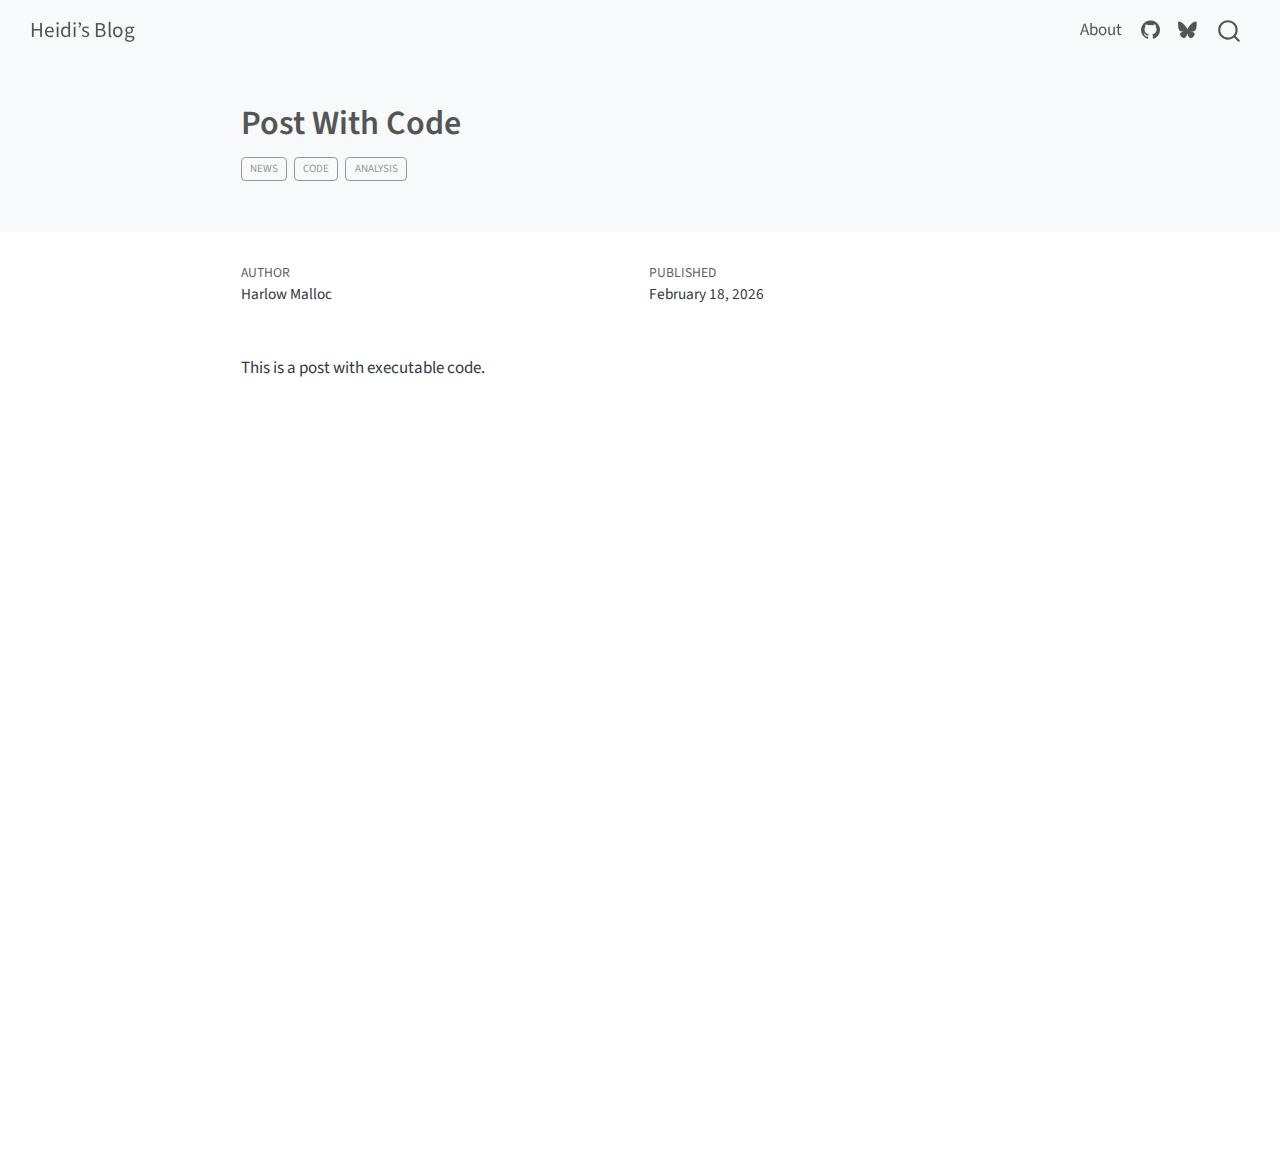
<file: docs/posts/post-with-code/index.html>
<!DOCTYPE html>
<html xmlns="http://www.w3.org/1999/xhtml" lang="en" xml:lang="en"><head>

<meta charset="utf-8">
<meta name="generator" content="quarto-1.9.22">

<meta name="viewport" content="width=device-width, initial-scale=1.0, user-scalable=yes">

<meta name="author" content="Harlow Malloc">
<meta name="dcterms.date" content="2026-02-18">

<title>Post With Code – Heidi’s Blog</title>
<style>
/* Default styles provided by pandoc.
** See https://pandoc.org/MANUAL.html#variables-for-html for config info.
*/
code{white-space: pre-wrap;}
span.smallcaps{font-variant: small-caps;}
div.columns{display: flex; gap: min(4vw, 1.5em);}
div.column{flex: auto; overflow-x: auto;}
div.hanging-indent{margin-left: 1.5em; text-indent: -1.5em;}
ul.task-list{list-style: none;}
ul.task-list li input[type="checkbox"] {
  width: 0.8em;
  margin: 0 0.8em 0.2em -1em; /* quarto-specific, see https://github.com/quarto-dev/quarto-cli/issues/4556 */ 
  vertical-align: middle;
}
</style>


<script src="../../site_libs/quarto-nav/quarto-nav.js"></script>
<script src="../../site_libs/quarto-nav/headroom.min.js"></script>
<script src="../../site_libs/clipboard/clipboard.min.js"></script>
<script src="../../site_libs/quarto-search/autocomplete.umd.js"></script>
<script src="../../site_libs/quarto-search/fuse.min.js"></script>
<script src="../../site_libs/quarto-search/quarto-search.js"></script>
<meta name="quarto:offset" content="../../">
<script src="../../site_libs/quarto-html/quarto.js" type="module"></script>
<script src="../../site_libs/quarto-html/tabsets/tabsets.js" type="module"></script>
<script src="../../site_libs/quarto-html/axe/axe-check.js" type="module"></script>
<script src="../../site_libs/quarto-html/popper.min.js"></script>
<script src="../../site_libs/quarto-html/tippy.umd.min.js"></script>
<script src="../../site_libs/quarto-html/anchor.min.js"></script>
<link href="../../site_libs/quarto-html/tippy.css" rel="stylesheet">
<link href="../../site_libs/quarto-html/quarto-syntax-highlighting-e7fd89eb10c6ed14e7244b08785b4b10.css" rel="stylesheet" id="quarto-text-highlighting-styles">
<script src="../../site_libs/bootstrap/bootstrap.min.js"></script>
<link href="../../site_libs/bootstrap/bootstrap-icons.css" rel="stylesheet">
<link href="../../site_libs/bootstrap/bootstrap-a0f9fd0d421825b736dc1bbcbcba2219.min.css" rel="stylesheet" append-hash="true" id="quarto-bootstrap" data-mode="light">
<script id="quarto-search-options" type="application/json">{
  "location": "navbar",
  "copy-button": false,
  "collapse-after": 3,
  "panel-placement": "end",
  "type": "overlay",
  "limit": 50,
  "keyboard-shortcut": [
    "f",
    "/",
    "s"
  ],
  "show-item-context": false,
  "language": {
    "search-no-results-text": "No results",
    "search-matching-documents-text": "matching documents",
    "search-copy-link-title": "Copy link to search",
    "search-hide-matches-text": "Hide additional matches",
    "search-more-match-text": "more match in this document",
    "search-more-matches-text": "more matches in this document",
    "search-clear-button-title": "Clear",
    "search-text-placeholder": "",
    "search-detached-cancel-button-title": "Cancel",
    "search-submit-button-title": "Submit",
    "search-label": "Search"
  }
}</script>


<link rel="stylesheet" href="../../styles.css">
</head>

<body class="nav-fixed fullcontent quarto-light">

<div id="quarto-search-results"></div>
  <header id="quarto-header" class="headroom fixed-top quarto-banner">
    <nav class="navbar navbar-expand-lg " data-bs-theme="dark">
      <div class="navbar-container container-fluid">
      <div class="navbar-brand-container mx-auto">
    <a class="navbar-brand" href="../../index.html">
    <span class="navbar-title">Heidi’s Blog</span>
    </a>
  </div>
            <div id="quarto-search" class="" title="Search"></div>
          <button class="navbar-toggler" type="button" data-bs-toggle="collapse" data-bs-target="#navbarCollapse" aria-controls="navbarCollapse" role="menu" aria-expanded="false" aria-label="Toggle navigation" onclick="if (window.quartoToggleHeadroom) { window.quartoToggleHeadroom(); }">
  <span class="navbar-toggler-icon"></span>
</button>
          <div class="collapse navbar-collapse" id="navbarCollapse">
            <ul class="navbar-nav navbar-nav-scroll ms-auto">
  <li class="nav-item">
    <a class="nav-link" href="../../about.html"> 
<span class="menu-text">About</span></a>
  </li>  
  <li class="nav-item compact">
    <a class="nav-link" href="https://github.com/"> <i class="bi bi-github" role="img">
</i> 
<span class="menu-text"></span></a>
  </li>  
  <li class="nav-item compact">
    <a class="nav-link" href="https://bsky.app/"> <i class="bi bi-bluesky" role="img">
</i> 
<span class="menu-text"></span></a>
  </li>  
</ul>
          </div> <!-- /navcollapse -->
            <div class="quarto-navbar-tools">
</div>
      </div> <!-- /container-fluid -->
    </nav>
</header>
<!-- content -->
<header id="title-block-header" class="quarto-title-block default page-columns page-full">
  <div class="quarto-title-banner page-columns page-full">
    <div class="quarto-title column-body">
      <h1 class="title">Post With Code</h1>
                                <div class="quarto-categories">
                <div class="quarto-category">news</div>
                <div class="quarto-category">code</div>
                <div class="quarto-category">analysis</div>
              </div>
                  </div>
  </div>
    
  
  <div class="quarto-title-meta">

      <div>
      <div class="quarto-title-meta-heading">Author</div>
      <div class="quarto-title-meta-contents">
               <p>Harlow Malloc </p>
            </div>
    </div>
      
      <div>
      <div class="quarto-title-meta-heading">Published</div>
      <div class="quarto-title-meta-contents">
        <p class="date">February 18, 2026</p>
      </div>
    </div>
    
      
    </div>
    
  
  </header><div id="quarto-content" class="quarto-container page-columns page-rows-contents page-layout-article page-navbar">
<!-- sidebar -->
<!-- margin-sidebar -->
    
<!-- main -->
<main class="content quarto-banner-title-block" id="quarto-document-content">





<p>This is a post with executable code.</p>



</main> <!-- /main -->
<script id="quarto-html-after-body" type="application/javascript">
  window.document.addEventListener("DOMContentLoaded", function (event) {
    const icon = "";
    const anchorJS = new window.AnchorJS();
    anchorJS.options = {
      placement: 'right',
      icon: icon
    };
    anchorJS.add('.anchored');
    const isCodeAnnotation = (el) => {
      for (const clz of el.classList) {
        if (clz.startsWith('code-annotation-')) {                     
          return true;
        }
      }
      return false;
    }
    const onCopySuccess = function(e) {
      // button target
      const button = e.trigger;
      // don't keep focus
      button.blur();
      // flash "checked"
      button.classList.add('code-copy-button-checked');
      var currentTitle = button.getAttribute("title");
      button.setAttribute("title", "Copied!");
      let tooltip;
      if (window.bootstrap) {
        button.setAttribute("data-bs-toggle", "tooltip");
        button.setAttribute("data-bs-placement", "left");
        button.setAttribute("data-bs-title", "Copied!");
        tooltip = new bootstrap.Tooltip(button, 
          { trigger: "manual", 
            customClass: "code-copy-button-tooltip",
            offset: [0, -8]});
        tooltip.show();    
      }
      setTimeout(function() {
        if (tooltip) {
          tooltip.hide();
          button.removeAttribute("data-bs-title");
          button.removeAttribute("data-bs-toggle");
          button.removeAttribute("data-bs-placement");
        }
        button.setAttribute("title", currentTitle);
        button.classList.remove('code-copy-button-checked');
      }, 1000);
      // clear code selection
      e.clearSelection();
    }
    const getTextToCopy = function(trigger) {
      const outerScaffold = trigger.parentElement.cloneNode(true);
      const codeEl = outerScaffold.querySelector('code');
      for (const childEl of codeEl.children) {
        if (isCodeAnnotation(childEl)) {
          childEl.remove();
        }
      }
      return codeEl.innerText;
    }
    const clipboard = new window.ClipboardJS('.code-copy-button:not([data-in-quarto-modal])', {
      text: getTextToCopy
    });
    clipboard.on('success', onCopySuccess);
    if (window.document.getElementById('quarto-embedded-source-code-modal')) {
      const clipboardModal = new window.ClipboardJS('.code-copy-button[data-in-quarto-modal]', {
        text: getTextToCopy,
        container: window.document.getElementById('quarto-embedded-source-code-modal')
      });
      clipboardModal.on('success', onCopySuccess);
    }
      var localhostRegex = new RegExp(/^(?:http|https):\/\/localhost\:?[0-9]*\//);
      var mailtoRegex = new RegExp(/^mailto:/);
        var filterRegex = new RegExp("https:\/\/your-website-url\.example\.com");
      var isInternal = (href) => {
          return filterRegex.test(href) || localhostRegex.test(href) || mailtoRegex.test(href);
      }
      // Inspect non-navigation links and adorn them if external
     var links = window.document.querySelectorAll('a[href]:not(.nav-link):not(.navbar-brand):not(.toc-action):not(.sidebar-link):not(.sidebar-item-toggle):not(.pagination-link):not(.no-external):not([aria-hidden]):not(.dropdown-item):not(.quarto-navigation-tool):not(.about-link)');
      for (var i=0; i<links.length; i++) {
        const link = links[i];
        if (!isInternal(link.href)) {
          // undo the damage that might have been done by quarto-nav.js in the case of
          // links that we want to consider external
          if (link.dataset.originalHref !== undefined) {
            link.href = link.dataset.originalHref;
          }
        }
      }
    function tippyHover(el, contentFn, onTriggerFn, onUntriggerFn) {
      const config = {
        allowHTML: true,
        maxWidth: 500,
        delay: 100,
        arrow: false,
        appendTo: function(el) {
            return el.parentElement;
        },
        interactive: true,
        interactiveBorder: 10,
        theme: 'quarto',
        placement: 'bottom-start',
      };
      if (contentFn) {
        config.content = contentFn;
      }
      if (onTriggerFn) {
        config.onTrigger = onTriggerFn;
      }
      if (onUntriggerFn) {
        config.onUntrigger = onUntriggerFn;
      }
      window.tippy(el, config); 
    }
    const noterefs = window.document.querySelectorAll('a[role="doc-noteref"]');
    for (var i=0; i<noterefs.length; i++) {
      const ref = noterefs[i];
      tippyHover(ref, function() {
        // use id or data attribute instead here
        let href = ref.getAttribute('data-footnote-href') || ref.getAttribute('href');
        try { href = new URL(href).hash; } catch {}
        const id = href.replace(/^#\/?/, "");
        const note = window.document.getElementById(id);
        if (note) {
          return note.innerHTML;
        } else {
          return "";
        }
      });
    }
    const xrefs = window.document.querySelectorAll('a.quarto-xref');
    const processXRef = (id, note) => {
      // Strip column container classes
      const stripColumnClz = (el) => {
        el.classList.remove("page-full", "page-columns");
        if (el.children) {
          for (const child of el.children) {
            stripColumnClz(child);
          }
        }
      }
      stripColumnClz(note)
      if (id === null || id.startsWith('sec-')) {
        // Special case sections, only their first couple elements
        const container = document.createElement("div");
        if (note.children && note.children.length > 2) {
          container.appendChild(note.children[0].cloneNode(true));
          for (let i = 1; i < note.children.length; i++) {
            const child = note.children[i];
            if (child.tagName === "P" && child.innerText === "") {
              continue;
            } else {
              container.appendChild(child.cloneNode(true));
              break;
            }
          }
          if (window.Quarto?.typesetMath) {
            window.Quarto.typesetMath(container);
          }
          return container.innerHTML
        } else {
          if (window.Quarto?.typesetMath) {
            window.Quarto.typesetMath(note);
          }
          return note.innerHTML;
        }
      } else {
        // Remove any anchor links if they are present
        const anchorLink = note.querySelector('a.anchorjs-link');
        if (anchorLink) {
          anchorLink.remove();
        }
        if (window.Quarto?.typesetMath) {
          window.Quarto.typesetMath(note);
        }
        if (note.classList.contains("callout")) {
          return note.outerHTML;
        } else {
          return note.innerHTML;
        }
      }
    }
    for (var i=0; i<xrefs.length; i++) {
      const xref = xrefs[i];
      tippyHover(xref, undefined, function(instance) {
        instance.disable();
        let url = xref.getAttribute('href');
        let hash = undefined; 
        if (url.startsWith('#')) {
          hash = url;
        } else {
          try { hash = new URL(url).hash; } catch {}
        }
        if (hash) {
          const id = hash.replace(/^#\/?/, "");
          const note = window.document.getElementById(id);
          if (note !== null) {
            try {
              const html = processXRef(id, note.cloneNode(true));
              instance.setContent(html);
            } finally {
              instance.enable();
              instance.show();
            }
          } else {
            // See if we can fetch this
            fetch(url.split('#')[0])
            .then(res => res.text())
            .then(html => {
              const parser = new DOMParser();
              const htmlDoc = parser.parseFromString(html, "text/html");
              const note = htmlDoc.getElementById(id);
              if (note !== null) {
                const html = processXRef(id, note);
                instance.setContent(html);
              } 
            }).finally(() => {
              instance.enable();
              instance.show();
            });
          }
        } else {
          // See if we can fetch a full url (with no hash to target)
          // This is a special case and we should probably do some content thinning / targeting
          fetch(url)
          .then(res => res.text())
          .then(html => {
            const parser = new DOMParser();
            const htmlDoc = parser.parseFromString(html, "text/html");
            const note = htmlDoc.querySelector('main.content');
            if (note !== null) {
              // This should only happen for chapter cross references
              // (since there is no id in the URL)
              // remove the first header
              if (note.children.length > 0 && note.children[0].tagName === "HEADER") {
                note.children[0].remove();
              }
              const html = processXRef(null, note);
              instance.setContent(html);
            } 
          }).finally(() => {
            instance.enable();
            instance.show();
          });
        }
      }, function(instance) {
      });
    }
        let selectedAnnoteEl;
        const selectorForAnnotation = ( cell, annotation) => {
          let cellAttr = 'data-code-cell="' + cell + '"';
          let lineAttr = 'data-code-annotation="' +  annotation + '"';
          const selector = 'span[' + cellAttr + '][' + lineAttr + ']';
          return selector;
        }
        const selectCodeLines = (annoteEl) => {
          const doc = window.document;
          const targetCell = annoteEl.getAttribute("data-target-cell");
          const targetAnnotation = annoteEl.getAttribute("data-target-annotation");
          const annoteSpan = window.document.querySelector(selectorForAnnotation(targetCell, targetAnnotation));
          const lines = annoteSpan.getAttribute("data-code-lines").split(",");
          const lineIds = lines.map((line) => {
            return targetCell + "-" + line;
          })
          let top = null;
          let height = null;
          let parent = null;
          if (lineIds.length > 0) {
              //compute the position of the single el (top and bottom and make a div)
              const el = window.document.getElementById(lineIds[0]);
              top = el.offsetTop;
              height = el.offsetHeight;
              parent = el.parentElement.parentElement;
            if (lineIds.length > 1) {
              const lastEl = window.document.getElementById(lineIds[lineIds.length - 1]);
              const bottom = lastEl.offsetTop + lastEl.offsetHeight;
              height = bottom - top;
            }
            if (top !== null && height !== null && parent !== null) {
              // cook up a div (if necessary) and position it 
              let div = window.document.getElementById("code-annotation-line-highlight");
              if (div === null) {
                div = window.document.createElement("div");
                div.setAttribute("id", "code-annotation-line-highlight");
                div.style.position = 'absolute';
                parent.appendChild(div);
              }
              div.style.top = top - 2 + "px";
              div.style.height = height + 4 + "px";
              div.style.left = 0;
              let gutterDiv = window.document.getElementById("code-annotation-line-highlight-gutter");
              if (gutterDiv === null) {
                gutterDiv = window.document.createElement("div");
                gutterDiv.setAttribute("id", "code-annotation-line-highlight-gutter");
                gutterDiv.style.position = 'absolute';
                const codeCell = window.document.getElementById(targetCell);
                const gutter = codeCell.querySelector('.code-annotation-gutter');
                gutter.appendChild(gutterDiv);
              }
              gutterDiv.style.top = top - 2 + "px";
              gutterDiv.style.height = height + 4 + "px";
            }
            selectedAnnoteEl = annoteEl;
          }
        };
        const unselectCodeLines = () => {
          const elementsIds = ["code-annotation-line-highlight", "code-annotation-line-highlight-gutter"];
          elementsIds.forEach((elId) => {
            const div = window.document.getElementById(elId);
            if (div) {
              div.remove();
            }
          });
          selectedAnnoteEl = undefined;
        };
          // Handle positioning of the toggle
      window.addEventListener(
        "resize",
        throttle(() => {
          elRect = undefined;
          if (selectedAnnoteEl) {
            selectCodeLines(selectedAnnoteEl);
          }
        }, 10)
      );
      function throttle(fn, ms) {
      let throttle = false;
      let timer;
        return (...args) => {
          if(!throttle) { // first call gets through
              fn.apply(this, args);
              throttle = true;
          } else { // all the others get throttled
              if(timer) clearTimeout(timer); // cancel #2
              timer = setTimeout(() => {
                fn.apply(this, args);
                timer = throttle = false;
              }, ms);
          }
        };
      }
        // Attach click handler to the DT
        const annoteDls = window.document.querySelectorAll('dt[data-target-cell]');
        for (const annoteDlNode of annoteDls) {
          annoteDlNode.addEventListener('click', (event) => {
            const clickedEl = event.target;
            if (clickedEl !== selectedAnnoteEl) {
              unselectCodeLines();
              const activeEl = window.document.querySelector('dt[data-target-cell].code-annotation-active');
              if (activeEl) {
                activeEl.classList.remove('code-annotation-active');
              }
              selectCodeLines(clickedEl);
              clickedEl.classList.add('code-annotation-active');
            } else {
              // Unselect the line
              unselectCodeLines();
              clickedEl.classList.remove('code-annotation-active');
            }
          });
        }
    const findCites = (el) => {
      const parentEl = el.parentElement;
      if (parentEl) {
        const cites = parentEl.dataset.cites;
        if (cites) {
          return {
            el,
            cites: cites.split(' ')
          };
        } else {
          return findCites(el.parentElement)
        }
      } else {
        return undefined;
      }
    };
    var bibliorefs = window.document.querySelectorAll('a[role="doc-biblioref"]');
    for (var i=0; i<bibliorefs.length; i++) {
      const ref = bibliorefs[i];
      const citeInfo = findCites(ref);
      if (citeInfo) {
        tippyHover(citeInfo.el, function() {
          var popup = window.document.createElement('div');
          citeInfo.cites.forEach(function(cite) {
            var citeDiv = window.document.createElement('div');
            citeDiv.classList.add('hanging-indent');
            citeDiv.classList.add('csl-entry');
            var biblioDiv = window.document.getElementById('ref-' + cite);
            if (biblioDiv) {
              citeDiv.innerHTML = biblioDiv.innerHTML;
            }
            popup.appendChild(citeDiv);
          });
          return popup.innerHTML;
        });
      }
    }
  });
  </script>
</div> <!-- /content -->




</body></html>
</file>
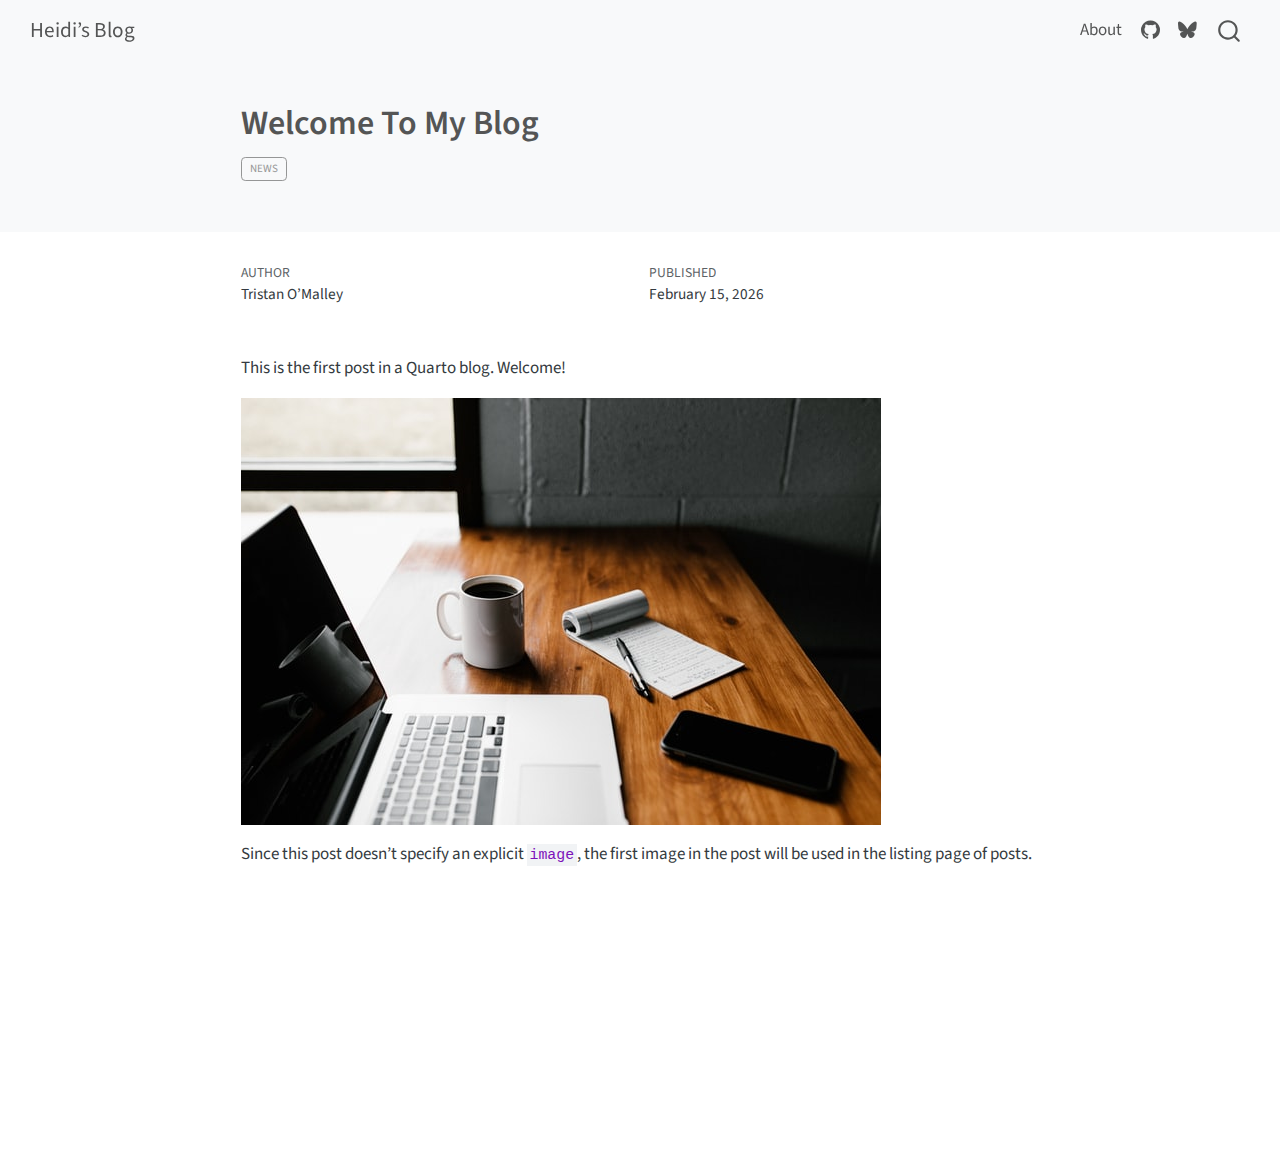
<file: docs/posts/welcome/index.html>
<!DOCTYPE html>
<html xmlns="http://www.w3.org/1999/xhtml" lang="en" xml:lang="en"><head>

<meta charset="utf-8">
<meta name="generator" content="quarto-1.9.22">

<meta name="viewport" content="width=device-width, initial-scale=1.0, user-scalable=yes">

<meta name="author" content="Tristan O’Malley">
<meta name="dcterms.date" content="2026-02-15">

<title>Welcome To My Blog – Heidi’s Blog</title>
<style>
/* Default styles provided by pandoc.
** See https://pandoc.org/MANUAL.html#variables-for-html for config info.
*/
code{white-space: pre-wrap;}
span.smallcaps{font-variant: small-caps;}
div.columns{display: flex; gap: min(4vw, 1.5em);}
div.column{flex: auto; overflow-x: auto;}
div.hanging-indent{margin-left: 1.5em; text-indent: -1.5em;}
ul.task-list{list-style: none;}
ul.task-list li input[type="checkbox"] {
  width: 0.8em;
  margin: 0 0.8em 0.2em -1em; /* quarto-specific, see https://github.com/quarto-dev/quarto-cli/issues/4556 */ 
  vertical-align: middle;
}
</style>


<script src="../../site_libs/quarto-nav/quarto-nav.js"></script>
<script src="../../site_libs/quarto-nav/headroom.min.js"></script>
<script src="../../site_libs/clipboard/clipboard.min.js"></script>
<script src="../../site_libs/quarto-search/autocomplete.umd.js"></script>
<script src="../../site_libs/quarto-search/fuse.min.js"></script>
<script src="../../site_libs/quarto-search/quarto-search.js"></script>
<meta name="quarto:offset" content="../../">
<script src="../../site_libs/quarto-html/quarto.js" type="module"></script>
<script src="../../site_libs/quarto-html/tabsets/tabsets.js" type="module"></script>
<script src="../../site_libs/quarto-html/axe/axe-check.js" type="module"></script>
<script src="../../site_libs/quarto-html/popper.min.js"></script>
<script src="../../site_libs/quarto-html/tippy.umd.min.js"></script>
<script src="../../site_libs/quarto-html/anchor.min.js"></script>
<link href="../../site_libs/quarto-html/tippy.css" rel="stylesheet">
<link href="../../site_libs/quarto-html/quarto-syntax-highlighting-e7fd89eb10c6ed14e7244b08785b4b10.css" rel="stylesheet" id="quarto-text-highlighting-styles">
<script src="../../site_libs/bootstrap/bootstrap.min.js"></script>
<link href="../../site_libs/bootstrap/bootstrap-icons.css" rel="stylesheet">
<link href="../../site_libs/bootstrap/bootstrap-a0f9fd0d421825b736dc1bbcbcba2219.min.css" rel="stylesheet" append-hash="true" id="quarto-bootstrap" data-mode="light">
<script id="quarto-search-options" type="application/json">{
  "location": "navbar",
  "copy-button": false,
  "collapse-after": 3,
  "panel-placement": "end",
  "type": "overlay",
  "limit": 50,
  "keyboard-shortcut": [
    "f",
    "/",
    "s"
  ],
  "show-item-context": false,
  "language": {
    "search-no-results-text": "No results",
    "search-matching-documents-text": "matching documents",
    "search-copy-link-title": "Copy link to search",
    "search-hide-matches-text": "Hide additional matches",
    "search-more-match-text": "more match in this document",
    "search-more-matches-text": "more matches in this document",
    "search-clear-button-title": "Clear",
    "search-text-placeholder": "",
    "search-detached-cancel-button-title": "Cancel",
    "search-submit-button-title": "Submit",
    "search-label": "Search"
  }
}</script>


<link rel="stylesheet" href="../../styles.css">
</head>

<body class="nav-fixed fullcontent quarto-light">

<div id="quarto-search-results"></div>
  <header id="quarto-header" class="headroom fixed-top quarto-banner">
    <nav class="navbar navbar-expand-lg " data-bs-theme="dark">
      <div class="navbar-container container-fluid">
      <div class="navbar-brand-container mx-auto">
    <a class="navbar-brand" href="../../index.html">
    <span class="navbar-title">Heidi’s Blog</span>
    </a>
  </div>
            <div id="quarto-search" class="" title="Search"></div>
          <button class="navbar-toggler" type="button" data-bs-toggle="collapse" data-bs-target="#navbarCollapse" aria-controls="navbarCollapse" role="menu" aria-expanded="false" aria-label="Toggle navigation" onclick="if (window.quartoToggleHeadroom) { window.quartoToggleHeadroom(); }">
  <span class="navbar-toggler-icon"></span>
</button>
          <div class="collapse navbar-collapse" id="navbarCollapse">
            <ul class="navbar-nav navbar-nav-scroll ms-auto">
  <li class="nav-item">
    <a class="nav-link" href="../../about.html"> 
<span class="menu-text">About</span></a>
  </li>  
  <li class="nav-item compact">
    <a class="nav-link" href="https://github.com/"> <i class="bi bi-github" role="img">
</i> 
<span class="menu-text"></span></a>
  </li>  
  <li class="nav-item compact">
    <a class="nav-link" href="https://bsky.app/"> <i class="bi bi-bluesky" role="img">
</i> 
<span class="menu-text"></span></a>
  </li>  
</ul>
          </div> <!-- /navcollapse -->
            <div class="quarto-navbar-tools">
</div>
      </div> <!-- /container-fluid -->
    </nav>
</header>
<!-- content -->
<header id="title-block-header" class="quarto-title-block default page-columns page-full">
  <div class="quarto-title-banner page-columns page-full">
    <div class="quarto-title column-body">
      <h1 class="title">Welcome To My Blog</h1>
                                <div class="quarto-categories">
                <div class="quarto-category">news</div>
              </div>
                  </div>
  </div>
    
  
  <div class="quarto-title-meta">

      <div>
      <div class="quarto-title-meta-heading">Author</div>
      <div class="quarto-title-meta-contents">
               <p>Tristan O’Malley </p>
            </div>
    </div>
      
      <div>
      <div class="quarto-title-meta-heading">Published</div>
      <div class="quarto-title-meta-contents">
        <p class="date">February 15, 2026</p>
      </div>
    </div>
    
      
    </div>
    
  
  </header><div id="quarto-content" class="quarto-container page-columns page-rows-contents page-layout-article page-navbar">
<!-- sidebar -->
<!-- margin-sidebar -->
    
<!-- main -->
<main class="content quarto-banner-title-block" id="quarto-document-content">





<p>This is the first post in a Quarto blog. Welcome!</p>
<p><img src="thumbnail.jpg" class="img-fluid"></p>
<p>Since this post doesn’t specify an explicit <code>image</code>, the first image in the post will be used in the listing page of posts.</p>



</main> <!-- /main -->
<script id="quarto-html-after-body" type="application/javascript">
  window.document.addEventListener("DOMContentLoaded", function (event) {
    const icon = "";
    const anchorJS = new window.AnchorJS();
    anchorJS.options = {
      placement: 'right',
      icon: icon
    };
    anchorJS.add('.anchored');
    const isCodeAnnotation = (el) => {
      for (const clz of el.classList) {
        if (clz.startsWith('code-annotation-')) {                     
          return true;
        }
      }
      return false;
    }
    const onCopySuccess = function(e) {
      // button target
      const button = e.trigger;
      // don't keep focus
      button.blur();
      // flash "checked"
      button.classList.add('code-copy-button-checked');
      var currentTitle = button.getAttribute("title");
      button.setAttribute("title", "Copied!");
      let tooltip;
      if (window.bootstrap) {
        button.setAttribute("data-bs-toggle", "tooltip");
        button.setAttribute("data-bs-placement", "left");
        button.setAttribute("data-bs-title", "Copied!");
        tooltip = new bootstrap.Tooltip(button, 
          { trigger: "manual", 
            customClass: "code-copy-button-tooltip",
            offset: [0, -8]});
        tooltip.show();    
      }
      setTimeout(function() {
        if (tooltip) {
          tooltip.hide();
          button.removeAttribute("data-bs-title");
          button.removeAttribute("data-bs-toggle");
          button.removeAttribute("data-bs-placement");
        }
        button.setAttribute("title", currentTitle);
        button.classList.remove('code-copy-button-checked');
      }, 1000);
      // clear code selection
      e.clearSelection();
    }
    const getTextToCopy = function(trigger) {
      const outerScaffold = trigger.parentElement.cloneNode(true);
      const codeEl = outerScaffold.querySelector('code');
      for (const childEl of codeEl.children) {
        if (isCodeAnnotation(childEl)) {
          childEl.remove();
        }
      }
      return codeEl.innerText;
    }
    const clipboard = new window.ClipboardJS('.code-copy-button:not([data-in-quarto-modal])', {
      text: getTextToCopy
    });
    clipboard.on('success', onCopySuccess);
    if (window.document.getElementById('quarto-embedded-source-code-modal')) {
      const clipboardModal = new window.ClipboardJS('.code-copy-button[data-in-quarto-modal]', {
        text: getTextToCopy,
        container: window.document.getElementById('quarto-embedded-source-code-modal')
      });
      clipboardModal.on('success', onCopySuccess);
    }
      var localhostRegex = new RegExp(/^(?:http|https):\/\/localhost\:?[0-9]*\//);
      var mailtoRegex = new RegExp(/^mailto:/);
        var filterRegex = new RegExp("https:\/\/your-website-url\.example\.com");
      var isInternal = (href) => {
          return filterRegex.test(href) || localhostRegex.test(href) || mailtoRegex.test(href);
      }
      // Inspect non-navigation links and adorn them if external
     var links = window.document.querySelectorAll('a[href]:not(.nav-link):not(.navbar-brand):not(.toc-action):not(.sidebar-link):not(.sidebar-item-toggle):not(.pagination-link):not(.no-external):not([aria-hidden]):not(.dropdown-item):not(.quarto-navigation-tool):not(.about-link)');
      for (var i=0; i<links.length; i++) {
        const link = links[i];
        if (!isInternal(link.href)) {
          // undo the damage that might have been done by quarto-nav.js in the case of
          // links that we want to consider external
          if (link.dataset.originalHref !== undefined) {
            link.href = link.dataset.originalHref;
          }
        }
      }
    function tippyHover(el, contentFn, onTriggerFn, onUntriggerFn) {
      const config = {
        allowHTML: true,
        maxWidth: 500,
        delay: 100,
        arrow: false,
        appendTo: function(el) {
            return el.parentElement;
        },
        interactive: true,
        interactiveBorder: 10,
        theme: 'quarto',
        placement: 'bottom-start',
      };
      if (contentFn) {
        config.content = contentFn;
      }
      if (onTriggerFn) {
        config.onTrigger = onTriggerFn;
      }
      if (onUntriggerFn) {
        config.onUntrigger = onUntriggerFn;
      }
      window.tippy(el, config); 
    }
    const noterefs = window.document.querySelectorAll('a[role="doc-noteref"]');
    for (var i=0; i<noterefs.length; i++) {
      const ref = noterefs[i];
      tippyHover(ref, function() {
        // use id or data attribute instead here
        let href = ref.getAttribute('data-footnote-href') || ref.getAttribute('href');
        try { href = new URL(href).hash; } catch {}
        const id = href.replace(/^#\/?/, "");
        const note = window.document.getElementById(id);
        if (note) {
          return note.innerHTML;
        } else {
          return "";
        }
      });
    }
    const xrefs = window.document.querySelectorAll('a.quarto-xref');
    const processXRef = (id, note) => {
      // Strip column container classes
      const stripColumnClz = (el) => {
        el.classList.remove("page-full", "page-columns");
        if (el.children) {
          for (const child of el.children) {
            stripColumnClz(child);
          }
        }
      }
      stripColumnClz(note)
      if (id === null || id.startsWith('sec-')) {
        // Special case sections, only their first couple elements
        const container = document.createElement("div");
        if (note.children && note.children.length > 2) {
          container.appendChild(note.children[0].cloneNode(true));
          for (let i = 1; i < note.children.length; i++) {
            const child = note.children[i];
            if (child.tagName === "P" && child.innerText === "") {
              continue;
            } else {
              container.appendChild(child.cloneNode(true));
              break;
            }
          }
          if (window.Quarto?.typesetMath) {
            window.Quarto.typesetMath(container);
          }
          return container.innerHTML
        } else {
          if (window.Quarto?.typesetMath) {
            window.Quarto.typesetMath(note);
          }
          return note.innerHTML;
        }
      } else {
        // Remove any anchor links if they are present
        const anchorLink = note.querySelector('a.anchorjs-link');
        if (anchorLink) {
          anchorLink.remove();
        }
        if (window.Quarto?.typesetMath) {
          window.Quarto.typesetMath(note);
        }
        if (note.classList.contains("callout")) {
          return note.outerHTML;
        } else {
          return note.innerHTML;
        }
      }
    }
    for (var i=0; i<xrefs.length; i++) {
      const xref = xrefs[i];
      tippyHover(xref, undefined, function(instance) {
        instance.disable();
        let url = xref.getAttribute('href');
        let hash = undefined; 
        if (url.startsWith('#')) {
          hash = url;
        } else {
          try { hash = new URL(url).hash; } catch {}
        }
        if (hash) {
          const id = hash.replace(/^#\/?/, "");
          const note = window.document.getElementById(id);
          if (note !== null) {
            try {
              const html = processXRef(id, note.cloneNode(true));
              instance.setContent(html);
            } finally {
              instance.enable();
              instance.show();
            }
          } else {
            // See if we can fetch this
            fetch(url.split('#')[0])
            .then(res => res.text())
            .then(html => {
              const parser = new DOMParser();
              const htmlDoc = parser.parseFromString(html, "text/html");
              const note = htmlDoc.getElementById(id);
              if (note !== null) {
                const html = processXRef(id, note);
                instance.setContent(html);
              } 
            }).finally(() => {
              instance.enable();
              instance.show();
            });
          }
        } else {
          // See if we can fetch a full url (with no hash to target)
          // This is a special case and we should probably do some content thinning / targeting
          fetch(url)
          .then(res => res.text())
          .then(html => {
            const parser = new DOMParser();
            const htmlDoc = parser.parseFromString(html, "text/html");
            const note = htmlDoc.querySelector('main.content');
            if (note !== null) {
              // This should only happen for chapter cross references
              // (since there is no id in the URL)
              // remove the first header
              if (note.children.length > 0 && note.children[0].tagName === "HEADER") {
                note.children[0].remove();
              }
              const html = processXRef(null, note);
              instance.setContent(html);
            } 
          }).finally(() => {
            instance.enable();
            instance.show();
          });
        }
      }, function(instance) {
      });
    }
        let selectedAnnoteEl;
        const selectorForAnnotation = ( cell, annotation) => {
          let cellAttr = 'data-code-cell="' + cell + '"';
          let lineAttr = 'data-code-annotation="' +  annotation + '"';
          const selector = 'span[' + cellAttr + '][' + lineAttr + ']';
          return selector;
        }
        const selectCodeLines = (annoteEl) => {
          const doc = window.document;
          const targetCell = annoteEl.getAttribute("data-target-cell");
          const targetAnnotation = annoteEl.getAttribute("data-target-annotation");
          const annoteSpan = window.document.querySelector(selectorForAnnotation(targetCell, targetAnnotation));
          const lines = annoteSpan.getAttribute("data-code-lines").split(",");
          const lineIds = lines.map((line) => {
            return targetCell + "-" + line;
          })
          let top = null;
          let height = null;
          let parent = null;
          if (lineIds.length > 0) {
              //compute the position of the single el (top and bottom and make a div)
              const el = window.document.getElementById(lineIds[0]);
              top = el.offsetTop;
              height = el.offsetHeight;
              parent = el.parentElement.parentElement;
            if (lineIds.length > 1) {
              const lastEl = window.document.getElementById(lineIds[lineIds.length - 1]);
              const bottom = lastEl.offsetTop + lastEl.offsetHeight;
              height = bottom - top;
            }
            if (top !== null && height !== null && parent !== null) {
              // cook up a div (if necessary) and position it 
              let div = window.document.getElementById("code-annotation-line-highlight");
              if (div === null) {
                div = window.document.createElement("div");
                div.setAttribute("id", "code-annotation-line-highlight");
                div.style.position = 'absolute';
                parent.appendChild(div);
              }
              div.style.top = top - 2 + "px";
              div.style.height = height + 4 + "px";
              div.style.left = 0;
              let gutterDiv = window.document.getElementById("code-annotation-line-highlight-gutter");
              if (gutterDiv === null) {
                gutterDiv = window.document.createElement("div");
                gutterDiv.setAttribute("id", "code-annotation-line-highlight-gutter");
                gutterDiv.style.position = 'absolute';
                const codeCell = window.document.getElementById(targetCell);
                const gutter = codeCell.querySelector('.code-annotation-gutter');
                gutter.appendChild(gutterDiv);
              }
              gutterDiv.style.top = top - 2 + "px";
              gutterDiv.style.height = height + 4 + "px";
            }
            selectedAnnoteEl = annoteEl;
          }
        };
        const unselectCodeLines = () => {
          const elementsIds = ["code-annotation-line-highlight", "code-annotation-line-highlight-gutter"];
          elementsIds.forEach((elId) => {
            const div = window.document.getElementById(elId);
            if (div) {
              div.remove();
            }
          });
          selectedAnnoteEl = undefined;
        };
          // Handle positioning of the toggle
      window.addEventListener(
        "resize",
        throttle(() => {
          elRect = undefined;
          if (selectedAnnoteEl) {
            selectCodeLines(selectedAnnoteEl);
          }
        }, 10)
      );
      function throttle(fn, ms) {
      let throttle = false;
      let timer;
        return (...args) => {
          if(!throttle) { // first call gets through
              fn.apply(this, args);
              throttle = true;
          } else { // all the others get throttled
              if(timer) clearTimeout(timer); // cancel #2
              timer = setTimeout(() => {
                fn.apply(this, args);
                timer = throttle = false;
              }, ms);
          }
        };
      }
        // Attach click handler to the DT
        const annoteDls = window.document.querySelectorAll('dt[data-target-cell]');
        for (const annoteDlNode of annoteDls) {
          annoteDlNode.addEventListener('click', (event) => {
            const clickedEl = event.target;
            if (clickedEl !== selectedAnnoteEl) {
              unselectCodeLines();
              const activeEl = window.document.querySelector('dt[data-target-cell].code-annotation-active');
              if (activeEl) {
                activeEl.classList.remove('code-annotation-active');
              }
              selectCodeLines(clickedEl);
              clickedEl.classList.add('code-annotation-active');
            } else {
              // Unselect the line
              unselectCodeLines();
              clickedEl.classList.remove('code-annotation-active');
            }
          });
        }
    const findCites = (el) => {
      const parentEl = el.parentElement;
      if (parentEl) {
        const cites = parentEl.dataset.cites;
        if (cites) {
          return {
            el,
            cites: cites.split(' ')
          };
        } else {
          return findCites(el.parentElement)
        }
      } else {
        return undefined;
      }
    };
    var bibliorefs = window.document.querySelectorAll('a[role="doc-biblioref"]');
    for (var i=0; i<bibliorefs.length; i++) {
      const ref = bibliorefs[i];
      const citeInfo = findCites(ref);
      if (citeInfo) {
        tippyHover(citeInfo.el, function() {
          var popup = window.document.createElement('div');
          citeInfo.cites.forEach(function(cite) {
            var citeDiv = window.document.createElement('div');
            citeDiv.classList.add('hanging-indent');
            citeDiv.classList.add('csl-entry');
            var biblioDiv = window.document.getElementById('ref-' + cite);
            if (biblioDiv) {
              citeDiv.innerHTML = biblioDiv.innerHTML;
            }
            popup.appendChild(citeDiv);
          });
          return popup.innerHTML;
        });
      }
    }
  });
  </script>
</div> <!-- /content -->




</body></html>
</file>
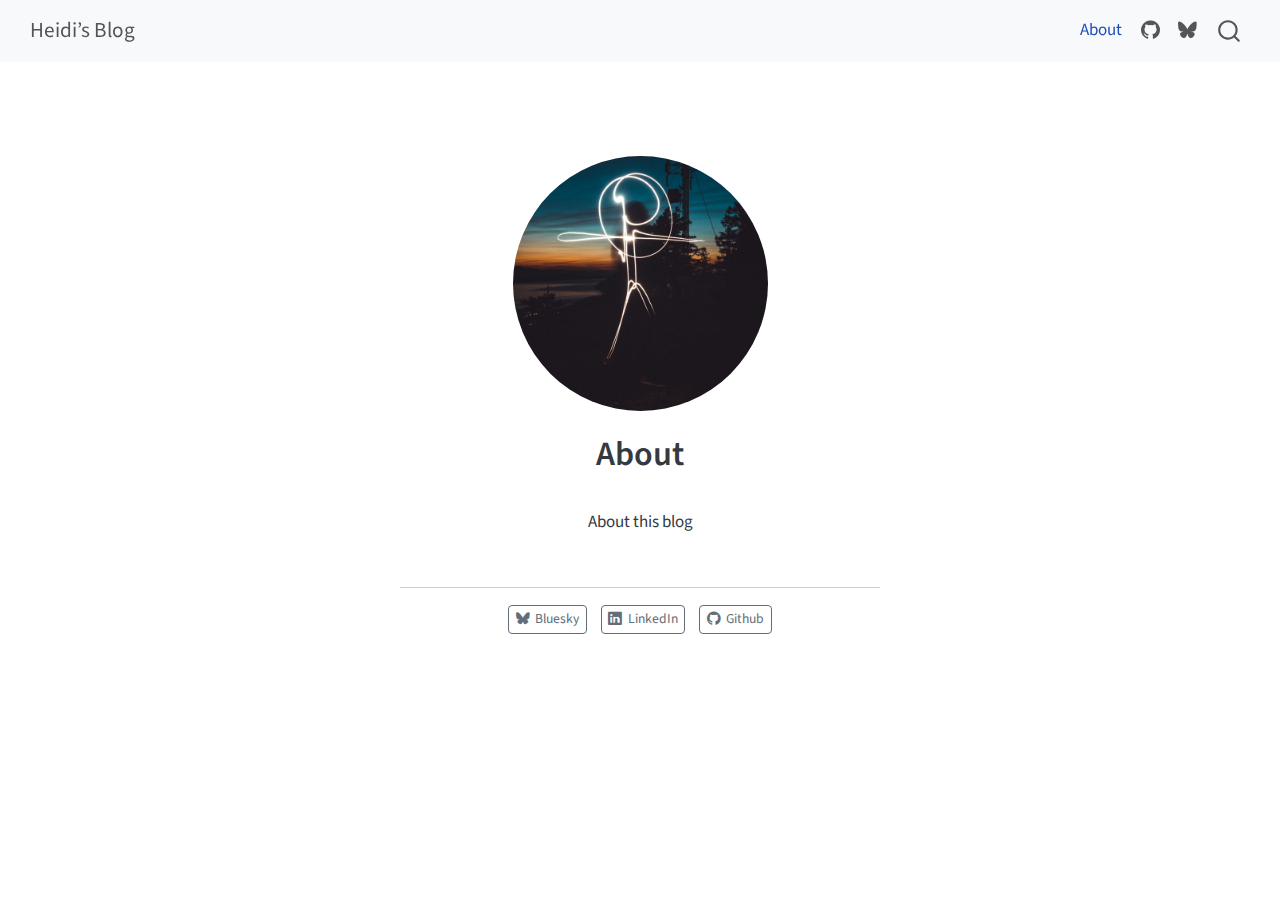
<file: docs/about.html>
<!DOCTYPE html>
<html xmlns="http://www.w3.org/1999/xhtml" lang="en" xml:lang="en"><head>

<meta charset="utf-8">
<meta name="generator" content="quarto-1.9.22">

<meta name="viewport" content="width=device-width, initial-scale=1.0, user-scalable=yes">


<title>About – Heidi’s Blog</title>
<style>
/* Default styles provided by pandoc.
** See https://pandoc.org/MANUAL.html#variables-for-html for config info.
*/
code{white-space: pre-wrap;}
span.smallcaps{font-variant: small-caps;}
div.columns{display: flex; gap: min(4vw, 1.5em);}
div.column{flex: auto; overflow-x: auto;}
div.hanging-indent{margin-left: 1.5em; text-indent: -1.5em;}
ul.task-list{list-style: none;}
ul.task-list li input[type="checkbox"] {
  width: 0.8em;
  margin: 0 0.8em 0.2em -1em; /* quarto-specific, see https://github.com/quarto-dev/quarto-cli/issues/4556 */ 
  vertical-align: middle;
}
</style>


<script src="site_libs/quarto-nav/quarto-nav.js"></script>
<script src="site_libs/quarto-nav/headroom.min.js"></script>
<script src="site_libs/clipboard/clipboard.min.js"></script>
<script src="site_libs/quarto-search/autocomplete.umd.js"></script>
<script src="site_libs/quarto-search/fuse.min.js"></script>
<script src="site_libs/quarto-search/quarto-search.js"></script>
<meta name="quarto:offset" content="./">
<script src="site_libs/quarto-html/quarto.js" type="module"></script>
<script src="site_libs/quarto-html/tabsets/tabsets.js" type="module"></script>
<script src="site_libs/quarto-html/axe/axe-check.js" type="module"></script>
<script src="site_libs/quarto-html/popper.min.js"></script>
<script src="site_libs/quarto-html/tippy.umd.min.js"></script>
<link href="site_libs/quarto-html/tippy.css" rel="stylesheet">
<link href="site_libs/quarto-html/quarto-syntax-highlighting-e7fd89eb10c6ed14e7244b08785b4b10.css" rel="stylesheet" id="quarto-text-highlighting-styles">
<script src="site_libs/bootstrap/bootstrap.min.js"></script>
<link href="site_libs/bootstrap/bootstrap-icons.css" rel="stylesheet">
<link href="site_libs/bootstrap/bootstrap-a0f9fd0d421825b736dc1bbcbcba2219.min.css" rel="stylesheet" append-hash="true" id="quarto-bootstrap" data-mode="light">
<script id="quarto-search-options" type="application/json">{
  "location": "navbar",
  "copy-button": false,
  "collapse-after": 3,
  "panel-placement": "end",
  "type": "overlay",
  "limit": 50,
  "keyboard-shortcut": [
    "f",
    "/",
    "s"
  ],
  "show-item-context": false,
  "language": {
    "search-no-results-text": "No results",
    "search-matching-documents-text": "matching documents",
    "search-copy-link-title": "Copy link to search",
    "search-hide-matches-text": "Hide additional matches",
    "search-more-match-text": "more match in this document",
    "search-more-matches-text": "more matches in this document",
    "search-clear-button-title": "Clear",
    "search-text-placeholder": "",
    "search-detached-cancel-button-title": "Cancel",
    "search-submit-button-title": "Submit",
    "search-label": "Search"
  }
}</script>


<link rel="stylesheet" href="styles.css">
</head>

<body class="nav-fixed fullcontent quarto-light">

<div id="quarto-search-results"></div>
  <header id="quarto-header" class="headroom fixed-top">
    <nav class="navbar navbar-expand-lg " data-bs-theme="dark">
      <div class="navbar-container container-fluid">
      <div class="navbar-brand-container mx-auto">
    <a class="navbar-brand" href="./index.html">
    <span class="navbar-title">Heidi’s Blog</span>
    </a>
  </div>
            <div id="quarto-search" class="" title="Search"></div>
          <button class="navbar-toggler" type="button" data-bs-toggle="collapse" data-bs-target="#navbarCollapse" aria-controls="navbarCollapse" role="menu" aria-expanded="false" aria-label="Toggle navigation" onclick="if (window.quartoToggleHeadroom) { window.quartoToggleHeadroom(); }">
  <span class="navbar-toggler-icon"></span>
</button>
          <div class="collapse navbar-collapse" id="navbarCollapse">
            <ul class="navbar-nav navbar-nav-scroll ms-auto">
  <li class="nav-item">
    <a class="nav-link active" href="./about.html" aria-current="page"> 
<span class="menu-text">About</span></a>
  </li>  
  <li class="nav-item compact">
    <a class="nav-link" href="https://github.com/"> <i class="bi bi-github" role="img">
</i> 
<span class="menu-text"></span></a>
  </li>  
  <li class="nav-item compact">
    <a class="nav-link" href="https://bsky.app/"> <i class="bi bi-bluesky" role="img">
</i> 
<span class="menu-text"></span></a>
  </li>  
</ul>
          </div> <!-- /navcollapse -->
            <div class="quarto-navbar-tools">
</div>
      </div> <!-- /container-fluid -->
    </nav>
</header>
<!-- content -->
<div id="quarto-content" class="quarto-container page-columns page-rows-contents page-layout-article page-navbar">
<!-- sidebar -->
<!-- margin-sidebar -->
    
<!-- main -->
<div class="quarto-about-jolla">
  <img src="profile.jpg" class="about-image
  round " style="height: 15em; width: 15em;">
 <header id="title-block-header" class="quarto-title-block default">
<div class="quarto-title">
<h1 class="title">About</h1>
</div>
<div class="quarto-title-meta">
  </div>
</header><main class="content" id="quarto-document-content">
<p>About this blog</p>


</main> 
  <hr class="about-sep">
   <div class="about-links">
  <a href="https://bsky.app/" class="about-link" rel="" target="">
    <i class="bi bi-bluesky"></i>
     <span class="about-link-text">Bluesky</span>
  </a>
  <a href="https://linkedin.com" class="about-link" rel="" target="">
    <i class="bi bi-linkedin"></i>
     <span class="about-link-text">LinkedIn</span>
  </a>
  <a href="https://github.com" class="about-link" rel="" target="">
    <i class="bi bi-github"></i>
     <span class="about-link-text">Github</span>
  </a>
</div>
</div>
 <!-- /main -->
<script id="quarto-html-after-body" type="application/javascript">
  window.document.addEventListener("DOMContentLoaded", function (event) {
    const isCodeAnnotation = (el) => {
      for (const clz of el.classList) {
        if (clz.startsWith('code-annotation-')) {                     
          return true;
        }
      }
      return false;
    }
    const onCopySuccess = function(e) {
      // button target
      const button = e.trigger;
      // don't keep focus
      button.blur();
      // flash "checked"
      button.classList.add('code-copy-button-checked');
      var currentTitle = button.getAttribute("title");
      button.setAttribute("title", "Copied!");
      let tooltip;
      if (window.bootstrap) {
        button.setAttribute("data-bs-toggle", "tooltip");
        button.setAttribute("data-bs-placement", "left");
        button.setAttribute("data-bs-title", "Copied!");
        tooltip = new bootstrap.Tooltip(button, 
          { trigger: "manual", 
            customClass: "code-copy-button-tooltip",
            offset: [0, -8]});
        tooltip.show();    
      }
      setTimeout(function() {
        if (tooltip) {
          tooltip.hide();
          button.removeAttribute("data-bs-title");
          button.removeAttribute("data-bs-toggle");
          button.removeAttribute("data-bs-placement");
        }
        button.setAttribute("title", currentTitle);
        button.classList.remove('code-copy-button-checked');
      }, 1000);
      // clear code selection
      e.clearSelection();
    }
    const getTextToCopy = function(trigger) {
      const outerScaffold = trigger.parentElement.cloneNode(true);
      const codeEl = outerScaffold.querySelector('code');
      for (const childEl of codeEl.children) {
        if (isCodeAnnotation(childEl)) {
          childEl.remove();
        }
      }
      return codeEl.innerText;
    }
    const clipboard = new window.ClipboardJS('.code-copy-button:not([data-in-quarto-modal])', {
      text: getTextToCopy
    });
    clipboard.on('success', onCopySuccess);
    if (window.document.getElementById('quarto-embedded-source-code-modal')) {
      const clipboardModal = new window.ClipboardJS('.code-copy-button[data-in-quarto-modal]', {
        text: getTextToCopy,
        container: window.document.getElementById('quarto-embedded-source-code-modal')
      });
      clipboardModal.on('success', onCopySuccess);
    }
      var localhostRegex = new RegExp(/^(?:http|https):\/\/localhost\:?[0-9]*\//);
      var mailtoRegex = new RegExp(/^mailto:/);
        var filterRegex = new RegExp("https:\/\/your-website-url\.example\.com");
      var isInternal = (href) => {
          return filterRegex.test(href) || localhostRegex.test(href) || mailtoRegex.test(href);
      }
      // Inspect non-navigation links and adorn them if external
     var links = window.document.querySelectorAll('a[href]:not(.nav-link):not(.navbar-brand):not(.toc-action):not(.sidebar-link):not(.sidebar-item-toggle):not(.pagination-link):not(.no-external):not([aria-hidden]):not(.dropdown-item):not(.quarto-navigation-tool):not(.about-link)');
      for (var i=0; i<links.length; i++) {
        const link = links[i];
        if (!isInternal(link.href)) {
          // undo the damage that might have been done by quarto-nav.js in the case of
          // links that we want to consider external
          if (link.dataset.originalHref !== undefined) {
            link.href = link.dataset.originalHref;
          }
        }
      }
    function tippyHover(el, contentFn, onTriggerFn, onUntriggerFn) {
      const config = {
        allowHTML: true,
        maxWidth: 500,
        delay: 100,
        arrow: false,
        appendTo: function(el) {
            return el.parentElement;
        },
        interactive: true,
        interactiveBorder: 10,
        theme: 'quarto',
        placement: 'bottom-start',
      };
      if (contentFn) {
        config.content = contentFn;
      }
      if (onTriggerFn) {
        config.onTrigger = onTriggerFn;
      }
      if (onUntriggerFn) {
        config.onUntrigger = onUntriggerFn;
      }
      window.tippy(el, config); 
    }
    const noterefs = window.document.querySelectorAll('a[role="doc-noteref"]');
    for (var i=0; i<noterefs.length; i++) {
      const ref = noterefs[i];
      tippyHover(ref, function() {
        // use id or data attribute instead here
        let href = ref.getAttribute('data-footnote-href') || ref.getAttribute('href');
        try { href = new URL(href).hash; } catch {}
        const id = href.replace(/^#\/?/, "");
        const note = window.document.getElementById(id);
        if (note) {
          return note.innerHTML;
        } else {
          return "";
        }
      });
    }
    const xrefs = window.document.querySelectorAll('a.quarto-xref');
    const processXRef = (id, note) => {
      // Strip column container classes
      const stripColumnClz = (el) => {
        el.classList.remove("page-full", "page-columns");
        if (el.children) {
          for (const child of el.children) {
            stripColumnClz(child);
          }
        }
      }
      stripColumnClz(note)
      if (id === null || id.startsWith('sec-')) {
        // Special case sections, only their first couple elements
        const container = document.createElement("div");
        if (note.children && note.children.length > 2) {
          container.appendChild(note.children[0].cloneNode(true));
          for (let i = 1; i < note.children.length; i++) {
            const child = note.children[i];
            if (child.tagName === "P" && child.innerText === "") {
              continue;
            } else {
              container.appendChild(child.cloneNode(true));
              break;
            }
          }
          if (window.Quarto?.typesetMath) {
            window.Quarto.typesetMath(container);
          }
          return container.innerHTML
        } else {
          if (window.Quarto?.typesetMath) {
            window.Quarto.typesetMath(note);
          }
          return note.innerHTML;
        }
      } else {
        // Remove any anchor links if they are present
        const anchorLink = note.querySelector('a.anchorjs-link');
        if (anchorLink) {
          anchorLink.remove();
        }
        if (window.Quarto?.typesetMath) {
          window.Quarto.typesetMath(note);
        }
        if (note.classList.contains("callout")) {
          return note.outerHTML;
        } else {
          return note.innerHTML;
        }
      }
    }
    for (var i=0; i<xrefs.length; i++) {
      const xref = xrefs[i];
      tippyHover(xref, undefined, function(instance) {
        instance.disable();
        let url = xref.getAttribute('href');
        let hash = undefined; 
        if (url.startsWith('#')) {
          hash = url;
        } else {
          try { hash = new URL(url).hash; } catch {}
        }
        if (hash) {
          const id = hash.replace(/^#\/?/, "");
          const note = window.document.getElementById(id);
          if (note !== null) {
            try {
              const html = processXRef(id, note.cloneNode(true));
              instance.setContent(html);
            } finally {
              instance.enable();
              instance.show();
            }
          } else {
            // See if we can fetch this
            fetch(url.split('#')[0])
            .then(res => res.text())
            .then(html => {
              const parser = new DOMParser();
              const htmlDoc = parser.parseFromString(html, "text/html");
              const note = htmlDoc.getElementById(id);
              if (note !== null) {
                const html = processXRef(id, note);
                instance.setContent(html);
              } 
            }).finally(() => {
              instance.enable();
              instance.show();
            });
          }
        } else {
          // See if we can fetch a full url (with no hash to target)
          // This is a special case and we should probably do some content thinning / targeting
          fetch(url)
          .then(res => res.text())
          .then(html => {
            const parser = new DOMParser();
            const htmlDoc = parser.parseFromString(html, "text/html");
            const note = htmlDoc.querySelector('main.content');
            if (note !== null) {
              // This should only happen for chapter cross references
              // (since there is no id in the URL)
              // remove the first header
              if (note.children.length > 0 && note.children[0].tagName === "HEADER") {
                note.children[0].remove();
              }
              const html = processXRef(null, note);
              instance.setContent(html);
            } 
          }).finally(() => {
            instance.enable();
            instance.show();
          });
        }
      }, function(instance) {
      });
    }
        let selectedAnnoteEl;
        const selectorForAnnotation = ( cell, annotation) => {
          let cellAttr = 'data-code-cell="' + cell + '"';
          let lineAttr = 'data-code-annotation="' +  annotation + '"';
          const selector = 'span[' + cellAttr + '][' + lineAttr + ']';
          return selector;
        }
        const selectCodeLines = (annoteEl) => {
          const doc = window.document;
          const targetCell = annoteEl.getAttribute("data-target-cell");
          const targetAnnotation = annoteEl.getAttribute("data-target-annotation");
          const annoteSpan = window.document.querySelector(selectorForAnnotation(targetCell, targetAnnotation));
          const lines = annoteSpan.getAttribute("data-code-lines").split(",");
          const lineIds = lines.map((line) => {
            return targetCell + "-" + line;
          })
          let top = null;
          let height = null;
          let parent = null;
          if (lineIds.length > 0) {
              //compute the position of the single el (top and bottom and make a div)
              const el = window.document.getElementById(lineIds[0]);
              top = el.offsetTop;
              height = el.offsetHeight;
              parent = el.parentElement.parentElement;
            if (lineIds.length > 1) {
              const lastEl = window.document.getElementById(lineIds[lineIds.length - 1]);
              const bottom = lastEl.offsetTop + lastEl.offsetHeight;
              height = bottom - top;
            }
            if (top !== null && height !== null && parent !== null) {
              // cook up a div (if necessary) and position it 
              let div = window.document.getElementById("code-annotation-line-highlight");
              if (div === null) {
                div = window.document.createElement("div");
                div.setAttribute("id", "code-annotation-line-highlight");
                div.style.position = 'absolute';
                parent.appendChild(div);
              }
              div.style.top = top - 2 + "px";
              div.style.height = height + 4 + "px";
              div.style.left = 0;
              let gutterDiv = window.document.getElementById("code-annotation-line-highlight-gutter");
              if (gutterDiv === null) {
                gutterDiv = window.document.createElement("div");
                gutterDiv.setAttribute("id", "code-annotation-line-highlight-gutter");
                gutterDiv.style.position = 'absolute';
                const codeCell = window.document.getElementById(targetCell);
                const gutter = codeCell.querySelector('.code-annotation-gutter');
                gutter.appendChild(gutterDiv);
              }
              gutterDiv.style.top = top - 2 + "px";
              gutterDiv.style.height = height + 4 + "px";
            }
            selectedAnnoteEl = annoteEl;
          }
        };
        const unselectCodeLines = () => {
          const elementsIds = ["code-annotation-line-highlight", "code-annotation-line-highlight-gutter"];
          elementsIds.forEach((elId) => {
            const div = window.document.getElementById(elId);
            if (div) {
              div.remove();
            }
          });
          selectedAnnoteEl = undefined;
        };
          // Handle positioning of the toggle
      window.addEventListener(
        "resize",
        throttle(() => {
          elRect = undefined;
          if (selectedAnnoteEl) {
            selectCodeLines(selectedAnnoteEl);
          }
        }, 10)
      );
      function throttle(fn, ms) {
      let throttle = false;
      let timer;
        return (...args) => {
          if(!throttle) { // first call gets through
              fn.apply(this, args);
              throttle = true;
          } else { // all the others get throttled
              if(timer) clearTimeout(timer); // cancel #2
              timer = setTimeout(() => {
                fn.apply(this, args);
                timer = throttle = false;
              }, ms);
          }
        };
      }
        // Attach click handler to the DT
        const annoteDls = window.document.querySelectorAll('dt[data-target-cell]');
        for (const annoteDlNode of annoteDls) {
          annoteDlNode.addEventListener('click', (event) => {
            const clickedEl = event.target;
            if (clickedEl !== selectedAnnoteEl) {
              unselectCodeLines();
              const activeEl = window.document.querySelector('dt[data-target-cell].code-annotation-active');
              if (activeEl) {
                activeEl.classList.remove('code-annotation-active');
              }
              selectCodeLines(clickedEl);
              clickedEl.classList.add('code-annotation-active');
            } else {
              // Unselect the line
              unselectCodeLines();
              clickedEl.classList.remove('code-annotation-active');
            }
          });
        }
    const findCites = (el) => {
      const parentEl = el.parentElement;
      if (parentEl) {
        const cites = parentEl.dataset.cites;
        if (cites) {
          return {
            el,
            cites: cites.split(' ')
          };
        } else {
          return findCites(el.parentElement)
        }
      } else {
        return undefined;
      }
    };
    var bibliorefs = window.document.querySelectorAll('a[role="doc-biblioref"]');
    for (var i=0; i<bibliorefs.length; i++) {
      const ref = bibliorefs[i];
      const citeInfo = findCites(ref);
      if (citeInfo) {
        tippyHover(citeInfo.el, function() {
          var popup = window.document.createElement('div');
          citeInfo.cites.forEach(function(cite) {
            var citeDiv = window.document.createElement('div');
            citeDiv.classList.add('hanging-indent');
            citeDiv.classList.add('csl-entry');
            var biblioDiv = window.document.getElementById('ref-' + cite);
            if (biblioDiv) {
              citeDiv.innerHTML = biblioDiv.innerHTML;
            }
            popup.appendChild(citeDiv);
          });
          return popup.innerHTML;
        });
      }
    }
  });
  </script>
</div> <!-- /content -->




</body></html>
</file>
<file: docs/site_libs/quarto-html/tippy.css>
.tippy-box[data-animation=fade][data-state=hidden]{opacity:0}[data-tippy-root]{max-width:calc(100vw - 10px)}.tippy-box{position:relative;background-color:#333;color:#fff;border-radius:4px;font-size:14px;line-height:1.4;white-space:normal;outline:0;transition-property:transform,visibility,opacity}.tippy-box[data-placement^=top]>.tippy-arrow{bottom:0}.tippy-box[data-placement^=top]>.tippy-arrow:before{bottom:-7px;left:0;border-width:8px 8px 0;border-top-color:initial;transform-origin:center top}.tippy-box[data-placement^=bottom]>.tippy-arrow{top:0}.tippy-box[data-placement^=bottom]>.tippy-arrow:before{top:-7px;left:0;border-width:0 8px 8px;border-bottom-color:initial;transform-origin:center bottom}.tippy-box[data-placement^=left]>.tippy-arrow{right:0}.tippy-box[data-placement^=left]>.tippy-arrow:before{border-width:8px 0 8px 8px;border-left-color:initial;right:-7px;transform-origin:center left}.tippy-box[data-placement^=right]>.tippy-arrow{left:0}.tippy-box[data-placement^=right]>.tippy-arrow:before{left:-7px;border-width:8px 8px 8px 0;border-right-color:initial;transform-origin:center right}.tippy-box[data-inertia][data-state=visible]{transition-timing-function:cubic-bezier(.54,1.5,.38,1.11)}.tippy-arrow{width:16px;height:16px;color:#333}.tippy-arrow:before{content:"";position:absolute;border-color:transparent;border-style:solid}.tippy-content{position:relative;padding:5px 9px;z-index:1}
</file>
<file: docs/site_libs/quarto-html/quarto-syntax-highlighting-e7fd89eb10c6ed14e7244b08785b4b10.css>
/* quarto syntax highlight colors */
:root {
  --quarto-hl-ot-color: #003B4F;
  --quarto-hl-at-color: #657422;
  --quarto-hl-ss-color: #20794D;
  --quarto-hl-an-color: #5E5E5E;
  --quarto-hl-fu-color: #4758AB;
  --quarto-hl-st-color: #20794D;
  --quarto-hl-cf-color: #003B4F;
  --quarto-hl-op-color: #5E5E5E;
  --quarto-hl-er-color: #AD0000;
  --quarto-hl-bn-color: #AD0000;
  --quarto-hl-al-color: #AD0000;
  --quarto-hl-va-color: #111111;
  --quarto-hl-bu-color: inherit;
  --quarto-hl-ex-color: inherit;
  --quarto-hl-pp-color: #AD0000;
  --quarto-hl-in-color: #5E5E5E;
  --quarto-hl-vs-color: #20794D;
  --quarto-hl-wa-color: #5E5E5E;
  --quarto-hl-do-color: #5E5E5E;
  --quarto-hl-im-color: #00769E;
  --quarto-hl-ch-color: #20794D;
  --quarto-hl-dt-color: #AD0000;
  --quarto-hl-fl-color: #AD0000;
  --quarto-hl-co-color: #5E5E5E;
  --quarto-hl-cv-color: #5E5E5E;
  --quarto-hl-cn-color: #8f5902;
  --quarto-hl-sc-color: #5E5E5E;
  --quarto-hl-dv-color: #AD0000;
  --quarto-hl-kw-color: #003B4F;
}

/* other quarto variables */
:root {
  --quarto-font-monospace: SFMono-Regular, Menlo, Monaco, Consolas, "Liberation Mono", "Courier New", monospace;
}

/* syntax highlight based on Pandoc's rules */
pre > code.sourceCode > span {
  color: #003B4F;
}

code.sourceCode > span {
  color: #003B4F;
}

div.sourceCode,
div.sourceCode pre.sourceCode {
  color: #003B4F;
}

/* Normal */
code span {
  color: #003B4F;
}

/* Alert */
code span.al {
  color: #AD0000;
  font-style: inherit;
}

/* Annotation */
code span.an {
  color: #5E5E5E;
  font-style: inherit;
}

/* Attribute */
code span.at {
  color: #657422;
  font-style: inherit;
}

/* BaseN */
code span.bn {
  color: #AD0000;
  font-style: inherit;
}

/* BuiltIn */
code span.bu {
  font-style: inherit;
}

/* ControlFlow */
code span.cf {
  color: #003B4F;
  font-weight: bold;
  font-style: inherit;
}

/* Char */
code span.ch {
  color: #20794D;
  font-style: inherit;
}

/* Constant */
code span.cn {
  color: #8f5902;
  font-style: inherit;
}

/* Comment */
code span.co {
  color: #5E5E5E;
  font-style: inherit;
}

/* CommentVar */
code span.cv {
  color: #5E5E5E;
  font-style: italic;
}

/* Documentation */
code span.do {
  color: #5E5E5E;
  font-style: italic;
}

/* DataType */
code span.dt {
  color: #AD0000;
  font-style: inherit;
}

/* DecVal */
code span.dv {
  color: #AD0000;
  font-style: inherit;
}

/* Error */
code span.er {
  color: #AD0000;
  font-style: inherit;
}

/* Extension */
code span.ex {
  font-style: inherit;
}

/* Float */
code span.fl {
  color: #AD0000;
  font-style: inherit;
}

/* Function */
code span.fu {
  color: #4758AB;
  font-style: inherit;
}

/* Import */
code span.im {
  color: #00769E;
  font-style: inherit;
}

/* Information */
code span.in {
  color: #5E5E5E;
  font-style: inherit;
}

/* Keyword */
code span.kw {
  color: #003B4F;
  font-weight: bold;
  font-style: inherit;
}

/* Operator */
code span.op {
  color: #5E5E5E;
  font-style: inherit;
}

/* Other */
code span.ot {
  color: #003B4F;
  font-style: inherit;
}

/* Preprocessor */
code span.pp {
  color: #AD0000;
  font-style: inherit;
}

/* SpecialChar */
code span.sc {
  color: #5E5E5E;
  font-style: inherit;
}

/* SpecialString */
code span.ss {
  color: #20794D;
  font-style: inherit;
}

/* String */
code span.st {
  color: #20794D;
  font-style: inherit;
}

/* Variable */
code span.va {
  color: #111111;
  font-style: inherit;
}

/* VerbatimString */
code span.vs {
  color: #20794D;
  font-style: inherit;
}

/* Warning */
code span.wa {
  color: #5E5E5E;
  font-style: italic;
}

.prevent-inlining {
  content: "</";
}

/*# sourceMappingURL=563aa2e548e5fd5687827f590ecd1172.css.map */
</file>
<file: docs/styles.css>
/* css styles */
</file>
